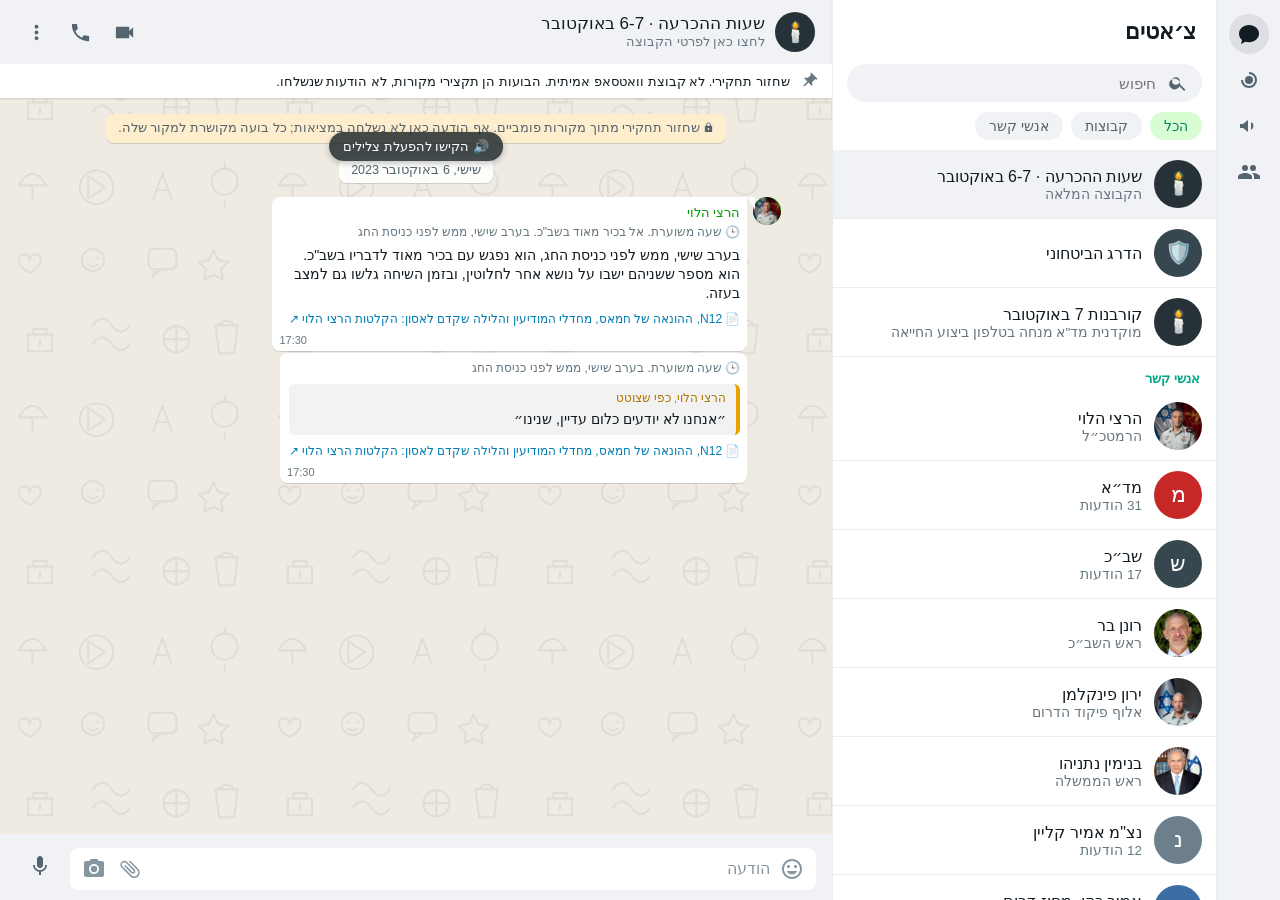
<file: index.html>
<!doctype html>
<html lang="he" dir="rtl">
<head>
<meta charset="utf-8">
<meta name="viewport" content="width=device-width, initial-scale=1, viewport-fit=cover, interactive-widget=resizes-content">
<meta name="theme-color" content="#008069">
<title>קבוצת וואטסאפ</title>
<script>document.write('<link rel="stylesheet" href="style.css?' + Date.now() + '">')</script>
</head>
<body>
<div class="stage">
  <div class="phone">
    <nav class="rail" aria-label="ניווט">
      <span class="rail-i on" title="צ׳אטים"><svg viewBox="0 0 24 24"><path d="M12 3C6.5 3 2 6.9 2 11.7c0 2.4 1.1 4.6 3 6.2L4 22l4.5-2.2c1.1.3 2.3.5 3.5.5 5.5 0 10-3.9 10-8.7S17.5 3 12 3z"/></svg></span>
      <span class="rail-i" title="סטטוס"><svg viewBox="0 0 24 24"><path d="M12 4a8 8 0 1 1-8 8h2a6 6 0 1 0 6-6V4zm0 4a4 4 0 1 1 0 8 4 4 0 0 1 0-8z"/></svg></span>
      <span class="rail-i" title="ערוצים"><svg viewBox="0 0 24 24"><path d="M3 10v4h3l5 4V6L6 10H3zm13.5 2A4.5 4.5 0 0 0 14 8v8a4.5 4.5 0 0 0 2.5-4z"/></svg></span>
      <span class="rail-i" title="קהילות"><svg viewBox="0 0 24 24"><path d="M16 11a3 3 0 1 0-3-3 3 3 0 0 0 3 3zm-8 0a3 3 0 1 0-3-3 3 3 0 0 0 3 3zm0 2c-2.3 0-7 1.2-7 3.5V19h14v-2.5C15 14.2 10.3 13 8 13zm8 0c-.3 0-.6 0-1 .1 1.2.8 2 2 2 3.4V19h6v-2.5c0-2.3-4.7-3.5-7-3.5z"/></svg></span>
    </nav>
    <aside class="side" aria-label="צ׳אטים">
      <header class="side-head"><b>צ׳אטים</b></header>
      <div class="side-search"><svg viewBox="0 0 24 24"><path d="M15.5 14h-.8l-.3-.3A6.5 6.5 0 1 0 14 15.5l.3.3v.8l5 5 1.5-1.5-5-5zm-6 0a4.5 4.5 0 1 1 0-9 4.5 4.5 0 0 1 0 9z"/></svg><input id="sideSearch" type="search" placeholder="חיפוש" autocomplete="off"></div>
      <div class="side-filters"><button data-f="all" class="on">הכל</button><button data-f="groups">קבוצות</button><button data-f="contacts">אנשי קשר</button></div>
      <div class="side-list" id="sideList"></div>
    </aside>
    <div class="island"></div>
    <div class="screen">
      <div class="statusbar">
        <span class="sb-time" id="sbTime">9:41</span>
        <span class="sb-icons">
          <svg viewBox="0 0 18 12"><rect x="0" y="8" width="3" height="4" rx="1"/><rect x="5" y="5.5" width="3" height="6.5" rx="1"/><rect x="10" y="3" width="3" height="9" rx="1"/><rect x="15" y="0" width="3" height="12" rx="1"/></svg>
          <svg viewBox="0 0 16 12"><path d="M8 2.2c2.3 0 4.4.9 6 2.4l1.3-1.4A10.6 10.6 0 0 0 8 .3 10.6 10.6 0 0 0 .7 3.2L2 4.6a8.7 8.7 0 0 1 6-2.4zm0 3.8c1.3 0 2.5.5 3.4 1.3l1.3-1.4A6.7 6.7 0 0 0 8 4.1c-1.8 0-3.5.7-4.7 1.8l1.3 1.4C5.5 6.5 6.7 6 8 6zm0 3.7a1.6 1.6 0 1 0 0 0z"/><circle cx="8" cy="10" r="1.7"/></svg>
          <svg viewBox="0 0 26 12"><rect x=".5" y=".5" width="22" height="11" rx="3" fill="none" stroke="currentColor" opacity=".5"/><rect x="2" y="2" width="16" height="8" rx="1.6"/><rect x="23.6" y="4" width="1.8" height="4" rx=".9" opacity=".5"/></svg>
        </span>
      </div>

      <header class="topbar">
        <button class="icon back" aria-label="חזרה"><svg viewBox="0 0 24 24"><path d="M20 11H7.83l5.59-5.59L12 4l-8 8 8 8 1.41-1.41L7.83 13H20v-2z"/></svg></button>
        <div class="gavatar" id="groupAvatar"></div>
        <div class="gtitle">
          <div class="gname" id="groupName"></div>
          <div class="gsub" id="groupSub"></div>
        </div>
        <button class="icon" aria-label="שיחת וידאו"><svg viewBox="0 0 24 24"><path d="M17 10.5V7c0-.55-.45-1-1-1H4c-.55 0-1 .45-1 1v10c0 .55.45 1 1 1h12c.55 0 1-.45 1-1v-3.5l4 4v-11l-4 4z"/></svg></button>
        <button class="icon" aria-label="שיחה"><svg viewBox="0 0 24 24"><path d="M6.62 10.79c1.44 2.83 3.76 5.14 6.59 6.59l2.2-2.2c.27-.27.67-.36 1.02-.24 1.12.37 2.33.57 3.57.57.55 0 1 .45 1 1V20c0 .55-.45 1-1 1-9.39 0-17-7.61-17-17 0-.55.45-1 1-1h3.5c.55 0 1 .45 1 1 0 1.25.2 2.45.57 3.57.11.35.03.74-.25 1.02l-2.2 2.2z"/></svg></button>
        <button class="icon" id="menuBtn" aria-label="תפריט"><svg viewBox="0 0 24 24"><path d="M12 8c1.1 0 2-.9 2-2s-.9-2-2-2-2 .9-2 2 .9 2 2 2zm0 2c-1.1 0-2 .9-2 2s.9 2 2 2 2-.9 2-2-.9-2-2-2zm0 6c-1.1 0-2 .9-2 2s.9 2 2 2 2-.9 2-2-.9-2-2-2z"/></svg></button>
        <div class="menu" id="menu" hidden>
          <button data-act="theme">החלפת עיצוב</button>
          <button data-act="speed">מהירות: <b id="speedLbl">x1</b></button>
          <button data-act="sound">צלילים: <b id="soundLbl">כבוי</b></button>
          <button data-act="pause">השהיה</button>
          <button data-act="jump">קפיצה לשעה</button>
          <button data-act="restart">התחלה מחדש</button>
        </div>
      </header>

      <button class="pinned" id="pinned" hidden>
        <svg viewBox="0 0 24 24"><path d="M16 9V4h1c.55 0 1-.45 1-1s-.45-1-1-1H7c-.55 0-1 .45-1 1s.45 1 1 1h1v5c0 1.66-1.34 3-3 3v2h5.97v7l1 1 1-1v-7H19v-2c-1.66 0-3-1.34-3-3z"/></svg>
        <span id="pinnedText"></span>
      </button>

      <main class="chat" id="chat">
        <div class="chat-inner" id="feed"></div>
      </main>

      <button class="down" id="downBtn" hidden aria-label="להודעה האחרונה">
        <span class="badge" id="downBadge"></span>
        <svg viewBox="0 0 24 24"><path d="M7.41 8.59L12 13.17l4.59-4.58L18 10l-6 6-6-6 1.41-1.41z"/></svg>
      </button>

      <footer class="composer">
        <div class="field">
          <button class="icon sm" aria-label="אימוג'י"><svg viewBox="0 0 24 24"><path d="M11.99 2C6.47 2 2 6.48 2 12s4.47 10 9.99 10C17.52 22 22 17.52 22 12S17.52 2 11.99 2zM12 20c-4.42 0-8-3.58-8-8s3.58-8 8-8 8 3.58 8 8-3.58 8-8 8zm3.5-9c.83 0 1.5-.67 1.5-1.5S16.33 8 15.5 8 14 8.67 14 9.5s.67 1.5 1.5 1.5zm-7 0c.83 0 1.5-.67 1.5-1.5S9.33 8 8.5 8 7 8.67 7 9.5 7.67 11 8.5 11zm3.5 6.5c2.33 0 4.31-1.46 5.11-3.5H6.89c.8 2.04 2.78 3.5 5.11 3.5z"/></svg></button>
          <input id="input" type="text" placeholder="הודעה" autocomplete="off" enterkeyhint="send">
          <button class="icon sm attach" aria-label="צירוף"><svg viewBox="0 0 24 24"><path d="M16.5 6v11.5c0 2.21-1.79 4-4 4s-4-1.79-4-4V5c0-1.38 1.12-2.5 2.5-2.5s2.5 1.12 2.5 2.5v10.5c0 .55-.45 1-1 1s-1-.45-1-1V6H10v9.5c0 1.38 1.12 2.5 2.5 2.5s2.5-1.12 2.5-2.5V5c0-2.21-1.79-4-4-4S7 2.79 7 5v12.5c0 3.04 2.46 5.5 5.5 5.5s5.5-2.46 5.5-5.5V6h-1.5z"/></svg></button>
          <button class="icon sm cam" aria-label="מצלמה"><svg viewBox="0 0 24 24"><circle cx="12" cy="12" r="3.2"/><path d="M9 2L7.17 4H4c-1.1 0-2 .9-2 2v12c0 1.1.9 2 2 2h16c1.1 0 2-.9 2-2V6c0-1.1-.9-2-2-2h-3.17L15 2H9zm3 15c-2.76 0-5-2.24-5-5s2.24-5 5-5 5 2.24 5 5-2.24 5-5 5z"/></svg></button>
        </div>
        <button class="fab" id="sendBtn" aria-label="שליחה">
          <svg class="mic" viewBox="0 0 24 24"><path d="M12 14c1.66 0 2.99-1.34 2.99-3L15 5c0-1.66-1.34-3-3-3S9 3.34 9 5v6c0 1.66 1.34 3 3 3zm5.3-3c0 3-2.54 5.1-5.3 5.1S6.7 14 6.7 11H5c0 3.41 2.72 6.23 6 6.72V21h2v-3.28c3.28-.48 6-3.3 6-6.72h-1.7z"/></svg>
          <svg class="send" viewBox="0 0 24 24"><path d="M2.01 21L23 12 2.01 3 2 10l15 2-15 2z"/></svg>
        </button>
      </footer>
      <button class="readonly" id="readonly" hidden></button>

      <div class="sheet" id="sheet" hidden>
        <div class="sheet-card" role="dialog" aria-modal="true">
          <div class="sheet-grip"></div>
          <button class="sheet-close" aria-label="סגירה">✕</button>
          <div class="sheet-body" id="sheetBody"></div>
        </div>
      </div>
    </div>
  </div>
  <div class="floor"></div>
</div>
<script>
  // always load the latest generated content (the static server sends no cache headers)
  var v = Date.now();
  document.write('<script src="content.js?' + v + '"><\/script><script src="app.js?' + v + '"><\/script>');
</script>
</body>
</html>
</file>
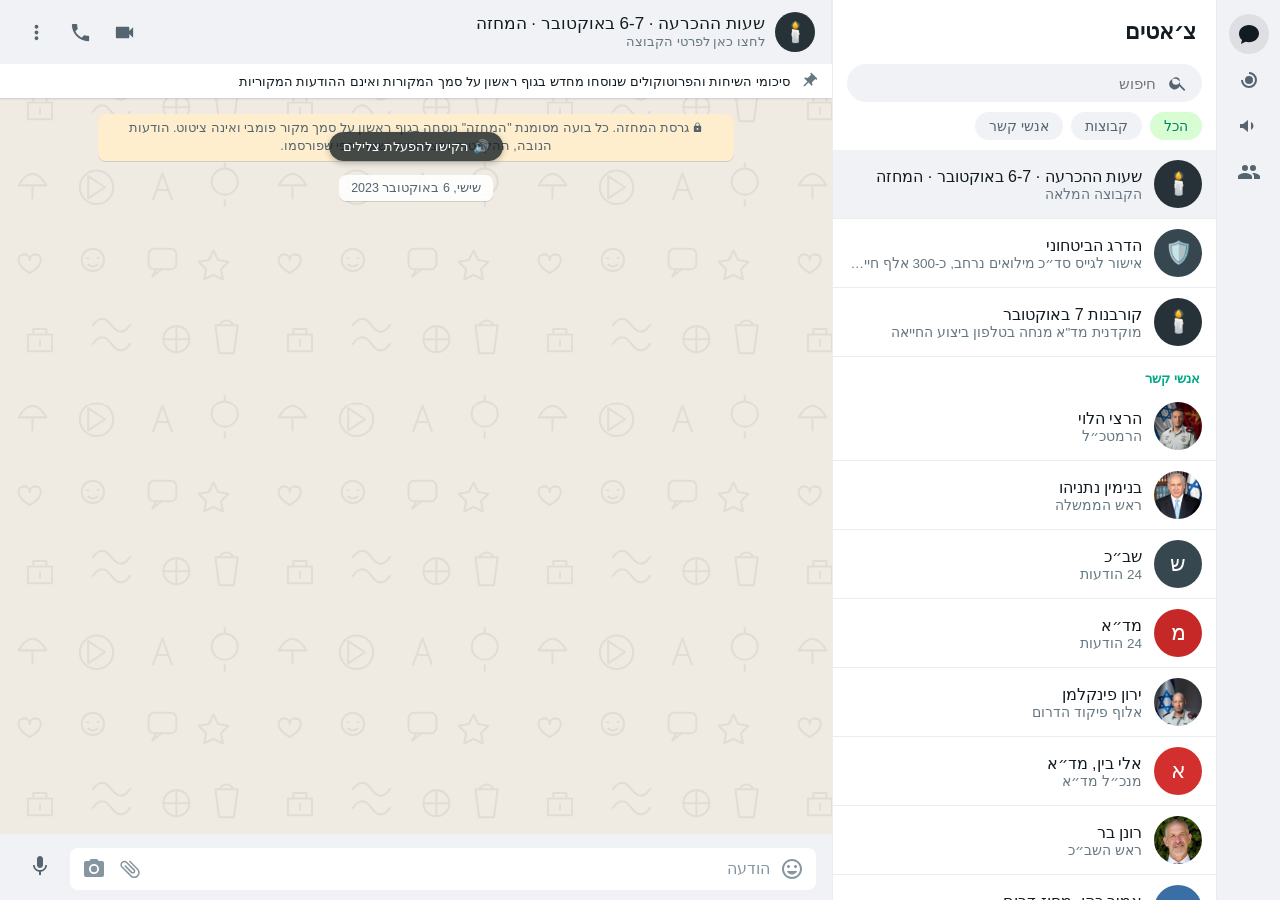
<file: drama/index.html>
<!doctype html>
<html lang="he" dir="rtl">
<head>
<meta charset="utf-8">
<meta name="viewport" content="width=device-width, initial-scale=1, viewport-fit=cover, interactive-widget=resizes-content">
<meta name="theme-color" content="#008069">
<title>קבוצת וואטסאפ</title>
<script>document.write('<link rel="stylesheet" href="../style.css?' + Date.now() + '">')</script>
</head>
<body>
<div class="stage">
  <div class="phone">
    <nav class="rail" aria-label="ניווט">
      <span class="rail-i on" title="צ׳אטים"><svg viewBox="0 0 24 24"><path d="M12 3C6.5 3 2 6.9 2 11.7c0 2.4 1.1 4.6 3 6.2L4 22l4.5-2.2c1.1.3 2.3.5 3.5.5 5.5 0 10-3.9 10-8.7S17.5 3 12 3z"/></svg></span>
      <span class="rail-i" title="סטטוס"><svg viewBox="0 0 24 24"><path d="M12 4a8 8 0 1 1-8 8h2a6 6 0 1 0 6-6V4zm0 4a4 4 0 1 1 0 8 4 4 0 0 1 0-8z"/></svg></span>
      <span class="rail-i" title="ערוצים"><svg viewBox="0 0 24 24"><path d="M3 10v4h3l5 4V6L6 10H3zm13.5 2A4.5 4.5 0 0 0 14 8v8a4.5 4.5 0 0 0 2.5-4z"/></svg></span>
      <span class="rail-i" title="קהילות"><svg viewBox="0 0 24 24"><path d="M16 11a3 3 0 1 0-3-3 3 3 0 0 0 3 3zm-8 0a3 3 0 1 0-3-3 3 3 0 0 0 3 3zm0 2c-2.3 0-7 1.2-7 3.5V19h14v-2.5C15 14.2 10.3 13 8 13zm8 0c-.3 0-.6 0-1 .1 1.2.8 2 2 2 3.4V19h6v-2.5c0-2.3-4.7-3.5-7-3.5z"/></svg></span>
    </nav>
    <aside class="side" aria-label="צ׳אטים">
      <header class="side-head"><b>צ׳אטים</b></header>
      <div class="side-search"><svg viewBox="0 0 24 24"><path d="M15.5 14h-.8l-.3-.3A6.5 6.5 0 1 0 14 15.5l.3.3v.8l5 5 1.5-1.5-5-5zm-6 0a4.5 4.5 0 1 1 0-9 4.5 4.5 0 0 1 0 9z"/></svg><input id="sideSearch" type="search" placeholder="חיפוש" autocomplete="off"></div>
      <div class="side-filters"><button data-f="all" class="on">הכל</button><button data-f="groups">קבוצות</button><button data-f="contacts">אנשי קשר</button></div>
      <div class="side-list" id="sideList"></div>
    </aside>
    <div class="island"></div>
    <div class="screen">
      <div class="statusbar">
        <span class="sb-time" id="sbTime">9:41</span>
        <span class="sb-icons">
          <svg viewBox="0 0 18 12"><rect x="0" y="8" width="3" height="4" rx="1"/><rect x="5" y="5.5" width="3" height="6.5" rx="1"/><rect x="10" y="3" width="3" height="9" rx="1"/><rect x="15" y="0" width="3" height="12" rx="1"/></svg>
          <svg viewBox="0 0 16 12"><path d="M8 2.2c2.3 0 4.4.9 6 2.4l1.3-1.4A10.6 10.6 0 0 0 8 .3 10.6 10.6 0 0 0 .7 3.2L2 4.6a8.7 8.7 0 0 1 6-2.4zm0 3.8c1.3 0 2.5.5 3.4 1.3l1.3-1.4A6.7 6.7 0 0 0 8 4.1c-1.8 0-3.5.7-4.7 1.8l1.3 1.4C5.5 6.5 6.7 6 8 6zm0 3.7a1.6 1.6 0 1 0 0 0z"/><circle cx="8" cy="10" r="1.7"/></svg>
          <svg viewBox="0 0 26 12"><rect x=".5" y=".5" width="22" height="11" rx="3" fill="none" stroke="currentColor" opacity=".5"/><rect x="2" y="2" width="16" height="8" rx="1.6"/><rect x="23.6" y="4" width="1.8" height="4" rx=".9" opacity=".5"/></svg>
        </span>
      </div>

      <header class="topbar">
        <button class="icon back" aria-label="חזרה"><svg viewBox="0 0 24 24"><path d="M20 11H7.83l5.59-5.59L12 4l-8 8 8 8 1.41-1.41L7.83 13H20v-2z"/></svg></button>
        <div class="gavatar" id="groupAvatar"></div>
        <div class="gtitle">
          <div class="gname" id="groupName"></div>
          <div class="gsub" id="groupSub"></div>
        </div>
        <button class="icon" aria-label="שיחת וידאו"><svg viewBox="0 0 24 24"><path d="M17 10.5V7c0-.55-.45-1-1-1H4c-.55 0-1 .45-1 1v10c0 .55.45 1 1 1h12c.55 0 1-.45 1-1v-3.5l4 4v-11l-4 4z"/></svg></button>
        <button class="icon" aria-label="שיחה"><svg viewBox="0 0 24 24"><path d="M6.62 10.79c1.44 2.83 3.76 5.14 6.59 6.59l2.2-2.2c.27-.27.67-.36 1.02-.24 1.12.37 2.33.57 3.57.57.55 0 1 .45 1 1V20c0 .55-.45 1-1 1-9.39 0-17-7.61-17-17 0-.55.45-1 1-1h3.5c.55 0 1 .45 1 1 0 1.25.2 2.45.57 3.57.11.35.03.74-.25 1.02l-2.2 2.2z"/></svg></button>
        <button class="icon" id="menuBtn" aria-label="תפריט"><svg viewBox="0 0 24 24"><path d="M12 8c1.1 0 2-.9 2-2s-.9-2-2-2-2 .9-2 2 .9 2 2 2zm0 2c-1.1 0-2 .9-2 2s.9 2 2 2 2-.9 2-2-.9-2-2-2zm0 6c-1.1 0-2 .9-2 2s.9 2 2 2 2-.9 2-2-.9-2-2-2z"/></svg></button>
        <div class="menu" id="menu" hidden>
          <button data-act="theme">החלפת עיצוב</button>
          <button data-act="speed">מהירות: <b id="speedLbl">x1</b></button>
          <button data-act="sound">צלילים: <b id="soundLbl">כבוי</b></button>
          <button data-act="pause">השהיה</button>
          <button data-act="jump">קפיצה לשעה</button>
          <button data-act="restart">התחלה מחדש</button>
        </div>
      </header>

      <button class="pinned" id="pinned" hidden>
        <svg viewBox="0 0 24 24"><path d="M16 9V4h1c.55 0 1-.45 1-1s-.45-1-1-1H7c-.55 0-1 .45-1 1s.45 1 1 1h1v5c0 1.66-1.34 3-3 3v2h5.97v7l1 1 1-1v-7H19v-2c-1.66 0-3-1.34-3-3z"/></svg>
        <span id="pinnedText"></span>
      </button>

      <main class="chat" id="chat">
        <div class="chat-inner" id="feed"></div>
      </main>

      <button class="down" id="downBtn" hidden aria-label="להודעה האחרונה">
        <span class="badge" id="downBadge"></span>
        <svg viewBox="0 0 24 24"><path d="M7.41 8.59L12 13.17l4.59-4.58L18 10l-6 6-6-6 1.41-1.41z"/></svg>
      </button>

      <footer class="composer">
        <div class="field">
          <button class="icon sm" aria-label="אימוג'י"><svg viewBox="0 0 24 24"><path d="M11.99 2C6.47 2 2 6.48 2 12s4.47 10 9.99 10C17.52 22 22 17.52 22 12S17.52 2 11.99 2zM12 20c-4.42 0-8-3.58-8-8s3.58-8 8-8 8 3.58 8 8-3.58 8-8 8zm3.5-9c.83 0 1.5-.67 1.5-1.5S16.33 8 15.5 8 14 8.67 14 9.5s.67 1.5 1.5 1.5zm-7 0c.83 0 1.5-.67 1.5-1.5S9.33 8 8.5 8 7 8.67 7 9.5 7.67 11 8.5 11zm3.5 6.5c2.33 0 4.31-1.46 5.11-3.5H6.89c.8 2.04 2.78 3.5 5.11 3.5z"/></svg></button>
          <input id="input" type="text" placeholder="הודעה" autocomplete="off" enterkeyhint="send">
          <button class="icon sm attach" aria-label="צירוף"><svg viewBox="0 0 24 24"><path d="M16.5 6v11.5c0 2.21-1.79 4-4 4s-4-1.79-4-4V5c0-1.38 1.12-2.5 2.5-2.5s2.5 1.12 2.5 2.5v10.5c0 .55-.45 1-1 1s-1-.45-1-1V6H10v9.5c0 1.38 1.12 2.5 2.5 2.5s2.5-1.12 2.5-2.5V5c0-2.21-1.79-4-4-4S7 2.79 7 5v12.5c0 3.04 2.46 5.5 5.5 5.5s5.5-2.46 5.5-5.5V6h-1.5z"/></svg></button>
          <button class="icon sm cam" aria-label="מצלמה"><svg viewBox="0 0 24 24"><circle cx="12" cy="12" r="3.2"/><path d="M9 2L7.17 4H4c-1.1 0-2 .9-2 2v12c0 1.1.9 2 2 2h16c1.1 0 2-.9 2-2V6c0-1.1-.9-2-2-2h-3.17L15 2H9zm3 15c-2.76 0-5-2.24-5-5s2.24-5 5-5 5 2.24 5 5-2.24 5-5 5z"/></svg></button>
        </div>
        <button class="fab" id="sendBtn" aria-label="שליחה">
          <svg class="mic" viewBox="0 0 24 24"><path d="M12 14c1.66 0 2.99-1.34 2.99-3L15 5c0-1.66-1.34-3-3-3S9 3.34 9 5v6c0 1.66 1.34 3 3 3zm5.3-3c0 3-2.54 5.1-5.3 5.1S6.7 14 6.7 11H5c0 3.41 2.72 6.23 6 6.72V21h2v-3.28c3.28-.48 6-3.3 6-6.72h-1.7z"/></svg>
          <svg class="send" viewBox="0 0 24 24"><path d="M2.01 21L23 12 2.01 3 2 10l15 2-15 2z"/></svg>
        </button>
      </footer>
      <button class="readonly" id="readonly" hidden></button>

      <div class="sheet" id="sheet" hidden>
        <div class="sheet-card" role="dialog" aria-modal="true">
          <div class="sheet-grip"></div>
          <button class="sheet-close" aria-label="סגירה">✕</button>
          <div class="sheet-body" id="sheetBody"></div>
        </div>
      </div>
    </div>
  </div>
  <div class="floor"></div>
</div>
<script>
  // always load the latest generated content (the static server sends no cache headers)
  var v = Date.now();
  document.write('<script src="../content-drama.js?' + v + '"><\/script><script src="../app.js?' + v + '"><\/script>');
</script>
</body>
</html>
</file>
<file: style.css>
/* ---------- themes ---------- */
:root {
  --font: Roboto, "Segoe UI", -apple-system, BlinkMacSystemFont, "Noto Sans Hebrew", "Arial Hebrew", Helvetica, Arial, sans-serif;
  --stage: radial-gradient(120% 90% at 50% 20%, #7cc6b0 0%, #4fa28c 45%, #2f7d6b 100%);
  --header: #008069;
  --header-2: #0b8f74;
  --header-fg: #fff;
  --chat-bg: linear-gradient(180deg, #c9dfec 0%, #a9c9dc 55%, #93b9d0 100%);
  --doodle-op: .09;
  --in-top: #effbe0;
  --in-bot: #d6efb8;
  --out-top: #ffffff;
  --out-bot: #f1f5f7;
  --text: #111b21;
  --meta: #667781;
  --tick: #53bdeb;
  --chip: #ffffffe6;
  --chip-fg: #54656f;
  --sys: #fff5c4;
  --composer: transparent;
  --field: #fff;
  --icon: #8696a0;
  --fab: #00a884;
  --quote-bg: rgba(0, 0, 0, .05);
  --shadow: 0 1px .5px rgba(11, 20, 26, .13);
}
:root[data-theme="classic"] {
  --stage: linear-gradient(160deg, #d9dbd5 0%, #c9cdc4 100%);
  --chat-bg: #efeae2;
  --doodle-op: .06;
  --in-top: #ffffff;
  --in-bot: #ffffff;
  --out-top: #d9fdd3;
  --out-bot: #d9fdd3;
  --composer: #f0f2f5;
}
:root[data-theme="dark"] {
  --stage: radial-gradient(120% 90% at 50% 20%, #2b3a40 0%, #172126 60%, #0b1014 100%);
  --header: #1f2c34;
  --header-fg: #e9edef;
  --chat-bg: #0b141a;
  --doodle-op: .05;
  --in-top: #202c33;
  --in-bot: #202c33;
  --out-top: #005c4b;
  --out-bot: #005c4b;
  --text: #e9edef;
  --meta: #8696a0;
  --chip: #182229;
  --chip-fg: #8696a0;
  --sys: #182229;
  --composer: #0b141a;
  --field: #1f2c34;
  --quote-bg: rgba(255, 255, 255, .06);
  --shadow: 0 1px .5px rgba(0, 0, 0, .3);
}

* { box-sizing: border-box; }
html, body { margin: 0; height: 100%; }
body {
  font-family: var(--font);
  background: var(--stage);
  color: var(--text);
  -webkit-font-smoothing: antialiased;
  overflow: hidden;
}
button { font: inherit; color: inherit; background: none; border: 0; padding: 0; cursor: pointer; }
svg { display: block; fill: currentColor; }

/* ---------- stage + phone mockup (desktop / tablet) ---------- */
.stage {
  height: 100dvh;
  display: grid;
  place-items: center;
  position: relative;
  padding: 24px 16px;
}
.phone {
  position: relative;
  width: min(400px, calc((100dvh - 60px) * 0.47));
  height: min(860px, calc(100dvh - 60px));
  border-radius: 54px;
  padding: 12px;
  background: linear-gradient(145deg, #2b2b2e, #0d0d0f 60%, #252528);
  box-shadow:
    0 0 0 2px #3a3a3d,
    0 0 0 3px #111,
    0 40px 80px -30px rgba(0, 0, 0, .55),
    inset 0 0 3px rgba(255, 255, 255, .15);
  z-index: 1;
}
.phone::before, .phone::after { /* side buttons */
  content: ""; position: absolute; width: 4px; border-radius: 2px; background: #1b1b1d;
}
.phone::before { left: -5px; top: 150px; height: 60px; box-shadow: 0 80px 0 #1b1b1d; }
.phone::after { right: -5px; top: 190px; height: 90px; }
.island {
  position: absolute; top: 22px; left: 50%; transform: translateX(-50%);
  width: 108px; height: 30px; border-radius: 20px; background: #000; z-index: 20;
}
.floor {
  position: absolute; bottom: max(8px, calc(50dvh - min(430px, calc(50dvh - 30px)) - 34px));
  width: 440px; max-width: 80vw; height: 40px; border-radius: 50%;
  background: radial-gradient(closest-side, rgba(0, 0, 0, .35), transparent);
  filter: blur(4px);
}
.screen {
  position: relative;
  width: 100%; height: 100%;
  border-radius: 43px;
  overflow: hidden;
  display: flex; flex-direction: column;
  background: var(--chat-bg);
  isolation: isolate;
}

/* ---------- status bar ---------- */
.statusbar {
  height: 50px; flex: none;
  display: flex; align-items: center; justify-content: space-between;
  padding: 8px 30px 0;
  background: var(--header);
  color: var(--header-fg);
  font-size: 15px; font-weight: 600;
  direction: ltr;
}
.sb-icons { display: flex; gap: 6px; align-items: center; }
.sb-icons svg { height: 11px; width: auto; }

/* ---------- header ---------- */
.topbar {
  position: relative;
  flex: none;
  height: 58px;
  display: flex; align-items: center; gap: 4px;
  padding: 0 4px 0 6px;
  background: var(--header);
  color: var(--header-fg);
  z-index: 5;
}
.icon { width: 40px; height: 40px; display: grid; place-items: center; border-radius: 50%; }
.icon svg { width: 23px; height: 23px; }
.icon:active { background: rgba(255, 255, 255, .12); }
.topbar .back svg { transform: scaleX(-1); }
.gavatar {
  width: 38px; height: 38px; border-radius: 50%; flex: none;
  display: grid; place-items: center; font-size: 20px;
  background: #dfe5e7; color: #fff; overflow: hidden;
}
.gtitle { flex: 1; min-width: 0; padding-inline-start: 6px; line-height: 1.2; cursor: pointer; }
.gname { font-size: 17px; font-weight: 500; white-space: nowrap; overflow: hidden; text-overflow: ellipsis; }
.gsub {
  font-size: 13px; opacity: .85; white-space: nowrap; overflow: hidden; text-overflow: ellipsis;
  transition: opacity .2s;
}
.gsub.live { opacity: 1; }

.menu {
  position: absolute; top: 6px; left: 6px;
  background: #fff; color: #3b4a54; border-radius: 6px; padding: 8px 0; min-width: 190px;
  box-shadow: 0 2px 5px rgba(11, 20, 26, .26), 0 2px 10px rgba(11, 20, 26, .16);
  z-index: 30;
}
.menu button { display: block; width: 100%; text-align: start; padding: 12px 22px; font-size: 15px; }
.menu button:hover { background: #f5f6f6; }

/* ---------- chat ---------- */
.chat {
  position: relative;
  flex: 1; min-height: 0;
  overflow-y: auto; overflow-x: hidden;
  overscroll-behavior: contain;
  scrollbar-width: thin;
}
.screen::before { /* doodle wallpaper */
  content: ""; position: absolute; inset: 0; z-index: -1; pointer-events: none;
  background-image: var(--doodle);
  background-size: 260px;
  opacity: var(--doodle-op);
}
:root[data-theme="dark"] .screen::before { filter: invert(1); }
.chat-inner { padding: 8px 0 10px; display: flex; flex-direction: column; }

.chip {
  align-self: center;
  margin: 8px 0 6px;
  padding: 5px 12px 6px;
  border-radius: 7.5px;
  background: var(--chip);
  color: var(--chip-fg);
  font-size: 12.5px;
  box-shadow: var(--shadow);
  text-align: center;
  max-width: 85%;
}
.chip.date { text-transform: uppercase; }
.chip.sys { background: var(--sys); color: #54656f; line-height: 1.4; }
:root[data-theme="dark"] .chip.sys { color: #ffd279; }
.chip.lock { background: #ffeecd; color: #54656f; line-height: 1.45; font-size: 12.5px; }
:root[data-theme="dark"] .chip.lock { background: #182229; color: #ffd279; }
.chip.lock svg { display: inline-block; width: 11px; height: 11px; vertical-align: -1px; margin-inline-end: 3px; }

.row {
  display: flex; align-items: flex-start;
  padding: 0 9px;
  margin-top: 2px;
  animation: pop .22s ease-out;
}
.row.first { margin-top: 8px; }
.row.out { justify-content: flex-end; }
.row.in { justify-content: flex-start; }
.av {
  width: 28px; height: 28px; border-radius: 50%; flex: none;
  margin-inline-end: 6px;
  display: grid; place-items: center;
  font-size: 12px; font-weight: 600; color: #fff;
  visibility: hidden;
}
.row.first .av { visibility: visible; }
@keyframes pop { from { opacity: 0; transform: translateY(8px) scale(.98); } to { opacity: 1; transform: none; } }

.bubble {
  position: relative;
  max-width: min(80%, 460px);
  padding: 6px 7px 8px 9px;
  border-radius: 7.5px;
  font-size: 14.2px; line-height: 19px;
  box-shadow: var(--shadow);
  word-wrap: break-word; overflow-wrap: anywhere;
  white-space: pre-wrap;
}
.in .bubble { background: linear-gradient(180deg, var(--in-top), var(--in-bot)); }
.out .bubble { background: linear-gradient(180deg, var(--out-top), var(--out-bot)); }
.row.first .bubble::before { /* tail */
  content: ""; position: absolute; top: 0; width: 8px; height: 13px;
}
.row.in.first .bubble { border-start-start-radius: 0; }
.row.out.first .bubble { border-start-end-radius: 0; }
.row.in.first .bubble::before {
  inset-inline-start: -8px; background: var(--in-top);
  clip-path: polygon(0 0, 100% 0, 100% 100%);
}
.row.out.first .bubble::before {
  inset-inline-end: -8px; background: var(--out-top);
  clip-path: polygon(0 0, 100% 0, 0 100%);
}
.sender { font-size: 12.8px; font-weight: 500; line-height: 20px; display: flex; gap: 8px; justify-content: space-between; }
.sender .ph { color: var(--meta); font-weight: 400; font-size: 12px; direction: ltr; }
.spacer { display: inline-block; width: 64px; height: 1px; }
.out .spacer { width: 80px; }
.edited .spacer { width: 104px; }
.out.edited .spacer, .edited.out .spacer { width: 120px; }
.meta {
  position: absolute; bottom: 3px; inset-inline-end: 7px;
  display: flex; align-items: center; gap: 3px;
  font-size: 11px; color: var(--meta); line-height: 15px; white-space: nowrap;
}
.meta .ed { font-style: normal; }
.tick { width: 16px; height: 11px; color: var(--meta); }
.tick.read { color: var(--tick); }
.tick.pending { width: 12px; height: 12px; }

.body a { color: #027eb5; text-decoration: none; }

/* big emoji (no bubble) */
.bubble.jumbo { background: none !important; box-shadow: none; padding: 0 2px 16px; font-size: 44px; line-height: 52px; }
.bubble.jumbo::before { display: none; }
.bubble.jumbo .spacer { display: none; }
.bubble.jumbo .meta { background: var(--chip); padding: 1px 6px; border-radius: 10px; bottom: 0; }
.bubble.jumbo .sender { font-size: 12.8px; line-height: 20px; }

/* quoted reply */
.quote {
  display: block;
  margin: 2px -2px 5px -4px;
  padding: 5px 9px 6px 10px;
  border-radius: 6px;
  background: var(--quote-bg);
  border-inline-start: 4px solid var(--qc, #06cf9c);
  font-size: 13px; line-height: 18px;
  cursor: pointer;
  white-space: normal;
}
.quote .qn { font-weight: 500; color: var(--qc, #06cf9c); font-size: 12.8px; }
.quote .qt { color: var(--meta); display: -webkit-box; -webkit-line-clamp: 2; -webkit-box-orient: vertical; overflow: hidden; }

/* deleted */
.deleted .body { color: var(--meta); font-style: italic; }
.deleted .body svg { display: inline-block; width: 14px; height: 14px; vertical-align: -2px; margin-inline-end: 4px; }

/* image */
.bubble.img { padding: 3px; }
.bubble.img .sender { padding: 2px 6px 0; }
.bubble.img img {
  display: block; width: 100%; max-width: 260px; min-width: 200px;
  aspect-ratio: 4 / 3; object-fit: cover; border-radius: 6px; background: #cfd8dc;
}
.bubble.img .cap { padding: 6px 6px 4px; }
.bubble.img.nocap .meta {
  color: #fff; bottom: 7px; inset-inline-end: 9px;
  text-shadow: 0 1px 1px rgba(0, 0, 0, .4);
}
.bubble.img.nocap::after {
  content: ""; position: absolute; inset: auto 3px 3px 3px; height: 28px; border-radius: 0 0 6px 6px;
  background: linear-gradient(transparent, rgba(0, 0, 0, .35));
}
.bubble.img.nocap .meta { z-index: 1; }
.bubble.img.nocap .tick { color: #fff; }
.bubble.img.nocap .tick.read { color: var(--tick); }

/* voice note */
.bubble.vn { width: min(300px, 82%); }
.voice { display: flex; align-items: center; gap: 8px; width: 100%; padding: 2px 0 12px; }
.voice .vav { width: 44px; height: 44px; border-radius: 50%; flex: none; position: relative; display: grid; place-items: center; color: #fff; font-weight: 600; }
.voice .vav i { position: absolute; bottom: -2px; inset-inline-start: -4px; width: 18px; height: 18px; color: #34b7f1; }
.voice .vav i svg { width: 18px; height: 18px; }
.voice .play { width: 28px; height: 28px; color: #8696a0; flex: none; display: grid; place-items: center; }
.voice .play svg { width: 28px; height: 28px; }
.voice .wave { flex: 1; height: 28px; display: flex; align-items: center; gap: 2px; direction: ltr; position: relative; flex-direction: row-reverse; touch-action: none; cursor: pointer; }
.voice .wave b { flex: 1; background: #b8c3ca; border-radius: 2px; min-height: 3px; }
.voice .wave b.on { background: #34b7f1; }
.voice .dur { position: absolute; bottom: 3px; inset-inline-start: 62px; font-size: 11px; color: var(--meta); }

/* poll */
.poll { width: 260px; max-width: 64vw; padding-bottom: 14px; }
.poll .q { font-weight: 600; font-size: 15px; margin: 2px 0 2px; }
.poll .hint { color: var(--meta); font-size: 12.5px; margin-bottom: 8px; display: flex; align-items: center; gap: 4px; }
.poll .opt { margin: 10px 0 12px; }
.poll .ol { display: flex; align-items: center; gap: 10px; font-size: 14.2px; }
.poll .rd { width: 20px; height: 20px; border-radius: 50%; border: 2px solid #aebac1; flex: none; display: grid; place-items: center; }
.poll .opt.mine .rd { border-color: var(--fab); background: var(--fab); }
.poll .opt.mine .rd::after { content: ""; width: 9px; height: 5px; border: 2px solid #fff; border-top: 0; border-inline-end: 0; transform: rotate(-45deg) translate(1px, -1px); }
.poll .ot { flex: 1; }
.poll .oc { color: var(--meta); font-size: 13px; min-width: 14px; text-align: center; }
.poll .bar { height: 6px; border-radius: 3px; background: rgba(0, 0, 0, .08); margin: 7px 30px 0 0; overflow: hidden; }
.poll .bar i { display: block; height: 100%; width: 0; background: var(--fab); border-radius: 3px; transition: width .5s ease; }
.poll .view { border-top: 1px solid rgba(0, 0, 0, .08); margin: 6px -7px -2px -9px; padding: 10px 0 0; text-align: center; color: #008069; font-size: 14.2px; font-weight: 500; }
.poll .opt { cursor: pointer; }

/* reactions */
.reacts {
  position: absolute; bottom: -18px; inset-inline-start: 8px;
  display: flex; align-items: center; gap: 1px;
  padding: 1px 5px; border-radius: 12px; height: 24px;
  background: var(--field); box-shadow: 0 1px 3px rgba(11, 20, 26, .2);
  font-size: 13.5px; line-height: 1;
  animation: pop .25s ease-out;
  z-index: 2;
}
.reacts .rc { font-size: 12px; color: var(--meta); padding-inline-start: 3px; }
.row.has-react { margin-bottom: 18px; }

/* typing bubble */
.typing .bubble { padding: 12px 14px 12px; min-width: 64px; }
.dots { display: flex; gap: 4px; }
.dots i { width: 7px; height: 7px; border-radius: 50%; background: #8696a0; animation: blink 1.3s infinite; }
.dots i:nth-child(2) { animation-delay: .18s; }
.dots i:nth-child(3) { animation-delay: .36s; }
@keyframes blink { 0%, 60%, 100% { opacity: .35; transform: translateY(0); } 30% { opacity: 1; transform: translateY(-3px); } }
.typing .sender { margin-bottom: 4px; }

.flash .bubble { animation: flash 1.2s ease; }
@keyframes flash { 0%, 100% { filter: none; } 30% { filter: brightness(.82); } }

/* scroll-down button */
.down[hidden], .menu[hidden] { display: none; }
.down {
  position: absolute; bottom: 74px; left: 14px; z-index: 6;
  width: 42px; height: 42px; border-radius: 50%;
  background: var(--field); color: var(--icon);
  display: grid; place-items: center;
  box-shadow: 0 1px 3px rgba(11, 20, 26, .3);
}
.down svg { width: 26px; height: 26px; }
.down .badge {
  position: absolute; top: -8px; right: -2px;
  min-width: 20px; height: 20px; padding: 0 5px; border-radius: 10px;
  background: #25d366; color: #fff; font-size: 11.5px; font-weight: 600;
  display: grid; place-items: center;
}
.down .badge:empty { display: none; }

/* ---------- composer ---------- */
.composer {
  flex: none;
  display: flex; align-items: flex-end; gap: 6px;
  padding: 6px 6px 10px;
  background: var(--composer);
}
.field {
  flex: 1; min-width: 0;
  display: flex; align-items: center;
  min-height: 48px; border-radius: 24px;
  background: var(--field);
  padding: 0 6px;
  box-shadow: 0 1px .5px rgba(11, 20, 26, .13);
}
.field .icon { color: var(--icon); width: 36px; height: 36px; flex: none; }
.field .icon svg { width: 24px; height: 24px; }
.field .attach svg { transform: rotate(-45deg); }
.field input {
  flex: 1; min-width: 0; border: 0; outline: 0; background: transparent;
  font: inherit; font-size: 16px; color: var(--text); padding: 12px 4px;
}
.field input::placeholder { color: #8696a0; }
.fab {
  width: 48px; height: 48px; border-radius: 50%; flex: none;
  background: var(--fab); color: #fff;
  display: grid; place-items: center;
  box-shadow: 0 1px 3px rgba(11, 20, 26, .25);
}
.fab svg { width: 24px; height: 24px; grid-area: 1 / 1; transition: transform .15s, opacity .15s; }
.fab .send { transform: scale(.4) scaleX(-1); opacity: 0; }
.fab.has .send { transform: scaleX(-1); opacity: 1; }
.fab.has .mic { transform: scale(.4); opacity: 0; }
.composer.typing-on .cam { display: none; }

/* ---------- mobile: become the real app, full screen ---------- */
@media (max-width: 899px), (max-height: 560px) {
  body { background: var(--header); }
  .stage { padding: 0; display: block; }
  .phone { width: 100%; height: 100dvh; border-radius: 0; padding: 0; background: none; box-shadow: none; }
  .phone::before, .phone::after, .island, .floor { display: none; }
  .screen { border-radius: 0; }
  .statusbar { display: none; }
  .topbar { padding-top: env(safe-area-inset-top); height: calc(58px + env(safe-area-inset-top)); }
  .composer { padding-bottom: max(8px, env(safe-area-inset-bottom)); }
}
/* option: ?frame=0 hides the mockup on any screen */
:root.noframe body { background: var(--header); }
:root.noframe .stage { padding: 0; display: block; }
:root.noframe .phone { width: 100%; height: 100dvh; border-radius: 0; padding: 0; background: none; box-shadow: none; }
:root.noframe .phone::before, :root.noframe .phone::after, :root.noframe .island, :root.noframe .floor, :root.noframe .statusbar { display: none; }
:root.noframe .screen { border-radius: 0; }
:root.noframe .chat-inner { max-width: 980px; margin: 0 auto; width: 100%; }

@media (prefers-reduced-motion: reduce) {
  .row, .reacts { animation: none; }
}

/* ---------- archive content: rich bubbles, pinned bar, sheet ---------- */
.av img, .vav img, .gavatar img { width: 100%; height: 100%; object-fit: cover; border-radius: 50%; display: block; }
.av { overflow: hidden; }
.bubble.rich { cursor: pointer; padding-bottom: 22px; min-width: 200px; }
.kind { font-size: 11.5px; color: var(--meta); margin: 0 0 3px; letter-spacing: .1px; }
.tnote { font-size: 12px; color: var(--meta); margin: 0 0 4px; }
.decision { margin-top: 6px; padding-top: 5px; border-top: 1px dashed rgba(0, 0, 0, .12); font-size: 13.5px; line-height: 18px; }
.decision b { font-weight: 600; }
.qnote { font-size: 11.5px; color: var(--meta); margin-top: 8px; }
.pq {
  margin: 6px 0 2px; padding: 5px 10px 6px; border-radius: 6px;
  background: var(--quote-bg); border-inline-start: 4px solid #e9a100;
  font-size: 14px; line-height: 19px; white-space: normal;
}
.pq span { display: block; font-size: 11.5px; color: #b07800; font-weight: 500; margin-bottom: 2px; }
.srcs { display: flex; flex-wrap: wrap; gap: 4px 10px; margin-top: 7px; font-size: 12px; white-space: normal; }
.srcs a { color: #027eb5; text-decoration: none; }
.srcs a:hover { text-decoration: underline; }
.srcs .more { color: var(--meta); }
:root[data-theme="dark"] .srcs a { color: #53bdeb; }
:root[data-theme="dark"] .decision { border-color: rgba(255, 255, 255, .12); }

.pinned {
  flex: none; display: flex; align-items: center; gap: 10px;
  width: 100%; padding: 8px 14px; text-align: start;
  background: var(--field); color: var(--text);
  font-size: 13px; line-height: 17px;
  box-shadow: 0 1px 2px rgba(11, 20, 26, .15);
  z-index: 4;
}
.pinned[hidden], .readonly[hidden], .sheet[hidden], .composer[hidden] { display: none; }
.pinned svg { width: 18px; height: 18px; color: var(--meta); flex: none; transform: rotate(45deg); }
.pinned span { display: -webkit-box; -webkit-line-clamp: 2; -webkit-box-orient: vertical; overflow: hidden; }

.readonly {
  flex: none; width: 100%;
  padding: 14px 16px calc(14px + env(safe-area-inset-bottom));
  background: var(--field); color: var(--meta);
  font-size: 13.5px; text-align: center;
  box-shadow: 0 -1px 2px rgba(11, 20, 26, .08);
}

.sheet {
  position: absolute; inset: 0; z-index: 40;
  background: rgba(11, 20, 26, .45);
  display: flex; align-items: flex-end;
  animation: fade .2s ease;
}
@keyframes fade { from { opacity: 0; } }
.sheet-card {
  position: relative; width: 100%; max-height: 82%;
  background: var(--field); color: var(--text);
  border-radius: 18px 18px 0 0;
  display: flex; flex-direction: column;
  animation: rise .25s ease-out;
}
@keyframes rise { from { transform: translateY(40px); opacity: .4; } }
.sheet-grip { width: 38px; height: 4px; border-radius: 2px; background: #c9d1d6; margin: 8px auto 0; flex: none; }
.sheet-close { position: absolute; top: 10px; left: 12px; width: 32px; height: 32px; border-radius: 50%; color: var(--meta); font-size: 16px; }
.sheet-body { overflow-y: auto; padding: 8px 18px calc(18px + env(safe-area-inset-bottom)); font-size: 14px; line-height: 1.55; }
.sheet-body h3 { font-size: 16px; margin: 12px 0 6px; }
.sheet-body h4 { font-size: 13px; color: var(--meta); font-weight: 600; margin: 14px 0 6px; }
.sheet-body p { margin: 0 0 10px; }
.sh-head { display: flex; align-items: center; gap: 10px; margin: 6px 0 10px; padding-inline-end: 34px; }
.sh-head small { display: block; color: var(--meta); font-size: 12px; }
.sh-av { width: 44px; height: 44px; visibility: visible; margin: 0; font-size: 15px; }
.sheet-body dl { margin: 0; }
.kv { padding: 7px 0; border-bottom: 1px solid rgba(0, 0, 0, .06); }
.kv dt { font-size: 12px; color: var(--meta); }
.kv dd { margin: 1px 0 0; }
.caveat { margin-top: 12px; padding: 10px 12px; border-radius: 8px; background: #fff5c4; color: #54410a; }
:root[data-theme="dark"] .caveat { background: #3a3218; color: #ffd279; }
.caveat p { margin: 4px 0 0; }
.srclist, .credits { list-style: none; margin: 0; padding: 0; }
.srclist li, .credits li { padding: 6px 0; border-bottom: 1px solid rgba(0, 0, 0, .06); }
.srclist a, .credits a { color: #027eb5; text-decoration: none; }
.srclist small { display: block; color: var(--meta); font-size: 11.5px; direction: ltr; text-align: right; }
.credits { font-size: 12.5px; }

.memorial { font-size: 12px; color: #6b4f00; font-weight: 500; margin: 0 0 4px; }
:root[data-theme="dark"] .memorial { color: #ffd279; }

/* real published messages (Nova): plain white bubble, message text first */
.in .bubble.real { background: linear-gradient(180deg, #ffffff, #f7f9fa); }
.row.in.first .bubble.real::before { background: #ffffff; }
.bubble.real .body { font-size: 15.5px; line-height: 21px; display: block; margin: 2px 0; }
:root[data-theme="dark"] .in .bubble.real { background: #2a3942; }
:root[data-theme="dark"] .row.in.first .bubble.real::before { background: #2a3942; }

/* voice note with transcript (recordings) */
.bubble.vn.rich { width: min(330px, 86%); }
.bubble.vn .voice { padding-bottom: 4px; }
.bubble.vn .dur { position: static; display: block; margin: -2px 62px 4px 0; }
.vt { border-top: 1px dashed rgba(0, 0, 0, .12); padding-top: 6px; margin-top: 2px; }
.vtt { font-size: 14px; line-height: 19px; }
.vtt::before { content: "תמלול: "; color: var(--meta); font-size: 12px; }

/* seekable waveform knob, like a real voice message */
.voice .wave .knob {
  position: absolute; top: 50%; right: -6px; width: 13px; height: 13px; margin-top: -6.5px;
  border-radius: 50%; background: #34b7f1; box-shadow: 0 1px 2px rgba(0, 0, 0, .25);
  pointer-events: none; transition: transform .1s;
}
.bubble.seeking .knob { transform: scale(1.35); }

/* plain (drama) mode: bubbles look like a real group; tap opens the details */
.bubble.tap { cursor: pointer; }
:root.plain .vtt::before { content: none; }
:root.plain .vt { border-top: 0; padding-top: 0; }

/* time jump in the dramatized version */
.chip.skip { background: rgba(17, 27, 33, .55); color: #fff; font-size: 12px; letter-spacing: .5px; padding: 3px 10px 4px; direction: ltr; }

/* video message */
.bubble.vid .vbox { position: relative; border-radius: 6px; overflow: hidden; background: #000; cursor: pointer; }
.bubble.vid video { display: block; width: 100%; max-width: 280px; min-width: 210px; aspect-ratio: 9 / 16; max-height: 360px; object-fit: cover; background: #111; }
.bubble.vid .vplay { position: absolute; top: 50%; left: 50%; width: 52px; height: 52px; margin: -26px 0 0 -26px; border-radius: 50%; background: rgba(0, 0, 0, .45); color: #fff; display: grid; place-items: center; pointer-events: none; }
.bubble.vid .vplay svg { width: 30px; height: 30px; }
.bubble.vid .vdur { position: absolute; bottom: 6px; inset-inline-start: 8px; color: #fff; font-size: 11.5px; text-shadow: 0 1px 2px rgba(0, 0, 0, .6); pointer-events: none; }
.bubble.vid .vbox.on .vplay, .bubble.vid .vbox.on .vdur { display: none; }

/* sound unlock hint (browsers need one tap before playing sound) */
.sndhint {
  position: absolute; top: 172px; left: 50%; transform: translateX(-50%); z-index: 7;
  padding: 7px 14px; border-radius: 16px; font-size: 13px;
  background: rgba(17, 27, 33, .78); color: #fff; box-shadow: 0 2px 6px rgba(0, 0, 0, .25);
  white-space: nowrap;
}
@media (max-width: 899px), (max-height: 560px) { .sndhint { top: calc(124px + env(safe-area-inset-top)); } }

/* jump to hour */
.hours { display: grid; grid-template-columns: repeat(auto-fill, minmax(72px, 1fr)); gap: 8px; margin: 8px 0 4px; }
.hours button { padding: 10px 0; border-radius: 10px; background: var(--quote-bg); font-size: 15px; font-weight: 500; direction: ltr; }
.hours button:hover { background: rgba(0, 168, 132, .15); }

/* WhatsApp "unread messages" bar + infinite-scroll trigger */
.chip.unread { align-self: stretch; max-width: none; margin: 10px 0 8px; border-radius: 0; background: rgba(255, 255, 255, .55); color: #54656f; font-size: 12.5px; box-shadow: none; }
:root[data-theme="dark"] .chip.unread { background: rgba(32, 44, 51, .7); color: #8696a0; }
.sentinel { height: 1px; }

/* private chat: no avatars/sender column */
:root.private .row .av { display: none; }
/* contact card */
.contact { text-align: center; padding: 6px 0 4px; }
.contact .cav { width: 132px; height: 132px; border-radius: 50%; margin: 6px auto 10px; display: grid; place-items: center; font-size: 46px; color: #fff; overflow: hidden; }
.contact .cav img { width: 100%; height: 100%; object-fit: cover; }
.contact h3 { margin: 4px 0 2px; font-size: 21px; }
.contact .crole { color: var(--meta); margin: 0 0 6px; }
.contact .ccount { color: var(--meta); font-size: 13px; margin: 0 0 14px; }
.contact .cmsg { padding: 10px 22px; border-radius: 22px; background: var(--fab); color: #fff; font-size: 15px; font-weight: 500; }
.av, .sender { cursor: pointer; }
/* chats list */
.chats { position: absolute; inset: 0; z-index: 35; background: var(--field); color: var(--text); display: flex; flex-direction: column; }
.chats[hidden] { display: none; }
.chats-head { flex: none; display: flex; align-items: center; gap: 8px; padding: 50px 8px 0; height: 108px; background: var(--header); color: var(--header-fg); font-size: 19px; }
@media (max-width: 899px), (max-height: 560px) { .chats-head { padding-top: env(safe-area-inset-top); height: calc(58px + env(safe-area-inset-top)); } }
:root.noframe .chats-head { padding-top: 0; height: 58px; }
.chats-head .icon svg { transform: scaleX(-1); }
.chats-list { flex: 1; overflow-y: auto; }
.chatrow { display: flex; align-items: center; gap: 12px; width: 100%; padding: 10px 14px; text-align: start; border-bottom: 1px solid rgba(0, 0, 0, .06); }
.chatrow:hover { background: rgba(0, 0, 0, .03); }
.chatrow .cav { width: 48px; height: 48px; border-radius: 50%; flex: none; display: grid; place-items: center; overflow: hidden; color: #fff; font-size: 22px; }
.chatrow .cav img { width: 100%; height: 100%; object-fit: cover; }
.chatrow .cbody { min-width: 0; flex: 1; }
.chatrow b { display: block; font-size: 16px; font-weight: 500; white-space: nowrap; overflow: hidden; text-overflow: ellipsis; }
.chatrow small { display: block; color: var(--meta); font-size: 13.5px; white-space: nowrap; overflow: hidden; text-overflow: ellipsis; }
.chats-sec { padding: 14px 16px 6px; color: var(--fab); font-size: 13px; font-weight: 600; }

/* ---------- desktop: WhatsApp Desktop layout (rail + chat list + chat) ---------- */
:root { --panel: #f0f2f5; --side-bg: #fff; --line: #e9edef; --icon2: #54656f; --active: #f0f2f5; }
:root[data-theme="dark"] { --panel: #202c33; --side-bg: #111b21; --line: #222d34; --icon2: #aebac1; --active: #2a3942; }
.rail, .side { display: none; }
@media (min-width: 900px) and (min-height: 561px) {
  :root:not(.mockup):not(.noframe) body { background: var(--side-bg); }
  :root:not(.mockup):not(.noframe) .stage { padding: 0; display: block; height: 100dvh; }
  :root:not(.mockup):not(.noframe) .phone { width: 100%; height: 100dvh; border-radius: 0; padding: 0; background: var(--side-bg); box-shadow: none; display: flex; }
  :root:not(.mockup):not(.noframe) .phone::before, :root:not(.mockup):not(.noframe) .phone::after,
  :root:not(.mockup):not(.noframe) .island, :root:not(.mockup):not(.noframe) .floor, :root:not(.mockup):not(.noframe) .statusbar { display: none; }
  :root:not(.mockup):not(.noframe) .screen { flex: 1; min-width: 0; border-radius: 0; }
  :root:not(.mockup):not(.noframe) .rail { display: flex; flex-direction: column; align-items: center; gap: 6px; width: 64px; flex: none; padding-top: 14px; background: var(--panel); border-inline-end: 1px solid var(--line); }
  .rail-i { width: 40px; height: 40px; border-radius: 50%; display: grid; place-items: center; color: var(--icon2); }
  .rail-i svg { width: 24px; height: 24px; }
  .rail-i.on { background: rgba(0, 0, 0, .08); color: var(--text); }
  :root:not(.mockup):not(.noframe) .side { display: flex; flex-direction: column; flex: none; width: clamp(340px, 30vw, 440px); background: var(--side-bg); border-inline-end: 1px solid var(--line); }
  .side-head { display: flex; align-items: center; height: 64px; padding: 0 20px; font-size: 22px; color: var(--text); }
  .side-head b { font-weight: 700; }
  .side-search { display: flex; align-items: center; gap: 10px; margin: 0 14px 8px; padding: 0 14px; height: 38px; border-radius: 19px; background: var(--panel); color: var(--icon2); }
  .side-search svg { width: 20px; height: 20px; flex: none; }
  .side-search input { flex: 1; min-width: 0; border: 0; outline: 0; background: transparent; font: inherit; font-size: 15px; color: var(--text); }
  .side-filters { display: flex; gap: 8px; padding: 2px 14px 10px; }
  .side-filters button { padding: 6px 14px; border-radius: 16px; background: var(--panel); color: var(--icon2); font-size: 14px; }
  .side-filters button.on { background: #d9fdd3; color: #008069; }
  :root[data-theme="dark"] .side-filters button.on { background: #0a332c; color: #00a884; }
  .side-list { flex: 1; overflow-y: auto; }
  .side-list .chatrow { border-bottom: 1px solid var(--line); color: var(--text); }
  .side-list .chatrow.active { background: var(--active); }
  .chats-empty { padding: 30px; text-align: center; color: var(--meta); }
  /* chat pane: WhatsApp Desktop look */
  :root:not(.mockup):not(.noframe) .topbar { background: var(--panel); color: var(--text); height: 64px; padding: 0 16px; border-inline-start: 1px solid var(--line); }
  :root:not(.mockup):not(.noframe) .topbar .icon { color: var(--icon2); }
  :root:not(.mockup):not(.noframe) .topbar .back { display: none; }
  :root:not(.mockup):not(.noframe) .gsub { color: var(--meta); opacity: 1; }
  :root:not(.mockup):not(.noframe) .gavatar { width: 40px; height: 40px; }
  :root:not(.mockup):not(.noframe) .composer { background: var(--panel); padding: 8px 16px 10px; }
  :root:not(.mockup):not(.noframe) .field { border-radius: 8px; min-height: 42px; box-shadow: none; }
  :root:not(.mockup):not(.noframe) .fab { background: transparent; color: var(--icon2); box-shadow: none; }
  :root:not(.mockup):not(.noframe) .chat-inner { padding-inline: 5%; }
  :root:not(.mockup):not(.noframe) .bubble { max-width: min(65%, 560px); }
  :root:not(.mockup):not(.noframe) .chats { display: none !important; }
  :root:not(.mockup):not(.noframe) .sndhint { top: 132px; }
  :root:not(.mockup):not(.noframe) .menu { top: 52px; left: 16px; }
}
</file>
